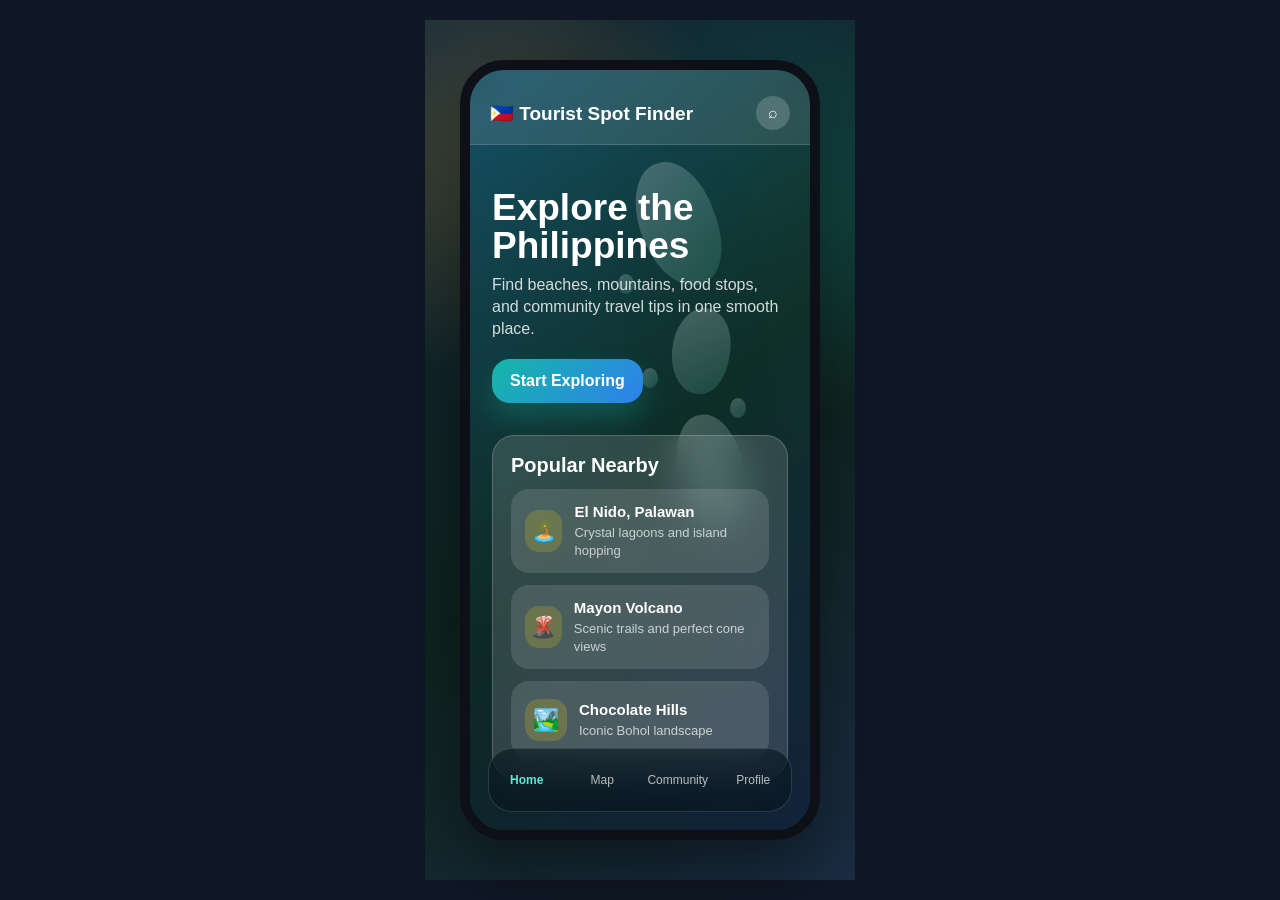
<file: FRONTEND/design-preview-phone.html>
<!doctype html>
<html lang="en">
<head>
  <meta charset="utf-8">
  <meta name="viewport" content="width=device-width, initial-scale=1">
  <title>Tourist Spot Finder PH - Phone Preview</title>
  <style>
    * {
      box-sizing: border-box;
    }

    body {
      margin: 0;
      min-height: 100vh;
      display: grid;
      place-items: center;
      background: #101826;
      font-family: Arial, sans-serif;
      color: white;
    }

    .stage {
      width: 430px;
      height: 860px;
      display: grid;
      place-items: center;
      background:
        radial-gradient(circle at 18% 16%, rgba(255, 210, 75, .22), transparent 28%),
        radial-gradient(circle at 82% 20%, rgba(20, 184, 166, .28), transparent 30%),
        linear-gradient(145deg, #132538, #0f241f 54%, #1b2d44);
    }

    .phone {
      width: 360px;
      height: 780px;
      border: 10px solid #0d1117;
      border-radius: 44px;
      overflow: hidden;
      box-shadow: 0 28px 70px rgba(0, 0, 0, .45);
      position: relative;
      background: #102033;
    }

    .app {
      position: absolute;
      inset: 0;
      overflow: hidden;
      background:
        linear-gradient(rgba(7, 18, 28, .30), rgba(7, 18, 28, .62)),
        linear-gradient(135deg, #1a6e89, #154531 52%, #223e68);
    }

    .map {
      position: absolute;
      inset: 78px 18px auto auto;
      width: 230px;
      height: 420px;
      opacity: .24;
      filter: drop-shadow(0 18px 34px rgba(0, 0, 0, .30));
    }

    .island {
      position: absolute;
      border-radius: 48% 52% 44% 56%;
      background: linear-gradient(145deg, rgba(255, 255, 255, .94), rgba(99, 224, 191, .65));
    }

    .i1 { width: 76px; height: 128px; top: 12px; left: 78px; transform: rotate(-18deg); }
    .i2 { width: 58px; height: 86px; top: 160px; left: 110px; transform: rotate(12deg); }
    .i3 { width: 66px; height: 116px; top: 266px; left: 116px; transform: rotate(-10deg); }
    .dot { width: 16px; height: 20px; border-radius: 50%; }
    .d1 { top: 126px; left: 56px; }
    .d2 { top: 220px; left: 80px; }
    .d3 { top: 250px; left: 168px; }

    .topbar {
      position: relative;
      display: flex;
      align-items: center;
      justify-content: space-between;
      padding: 26px 20px 14px;
      background: rgba(255, 255, 255, .11);
      backdrop-filter: blur(18px);
      border-bottom: 1px solid rgba(255, 255, 255, .14);
    }

    .brand {
      font-size: 19px;
      font-weight: 800;
      letter-spacing: 0;
    }

    .avatar {
      width: 34px;
      height: 34px;
      border-radius: 50%;
      display: grid;
      place-items: center;
      background: rgba(255, 255, 255, .18);
    }

    .content {
      position: relative;
      padding: 22px;
    }

    h1 {
      margin: 22px 0 10px;
      font-size: 37px;
      line-height: 1.02;
      letter-spacing: 0;
    }

    p {
      margin: 0;
      color: rgba(255, 255, 255, .82);
      line-height: 1.35;
    }

    .button {
      margin-top: 20px;
      width: max-content;
      padding: 13px 18px;
      border-radius: 18px;
      background: linear-gradient(135deg, #14b8a6, #2f80ed);
      font-weight: 700;
      box-shadow: 0 14px 28px rgba(20, 184, 166, .28);
    }

    .panel {
      margin-top: 32px;
      padding: 18px;
      border-radius: 22px;
      background: rgba(255, 255, 255, .14);
      border: 1px solid rgba(255, 255, 255, .18);
      backdrop-filter: blur(18px);
    }

    .panel h2 {
      margin: 0 0 12px;
      font-size: 20px;
    }

    .spots {
      display: grid;
      gap: 12px;
    }

    .spot {
      min-height: 78px;
      border-radius: 18px;
      padding: 14px;
      background: rgba(255, 255, 255, .12);
      display: flex;
      align-items: center;
      gap: 12px;
    }

    .pin {
      width: 42px;
      height: 42px;
      border-radius: 14px;
      display: grid;
      place-items: center;
      background: rgba(255, 214, 10, .18);
      font-size: 21px;
    }

    .spot strong {
      display: block;
      margin-bottom: 3px;
      font-size: 15px;
    }

    .spot span {
      color: rgba(255, 255, 255, .72);
      font-size: 13px;
    }

    .nav {
      position: absolute;
      left: 18px;
      right: 18px;
      bottom: 18px;
      height: 64px;
      border-radius: 24px;
      background: rgba(7, 18, 28, .56);
      border: 1px solid rgba(255, 255, 255, .14);
      backdrop-filter: blur(18px);
      display: grid;
      grid-template-columns: repeat(4, 1fr);
      align-items: center;
      text-align: center;
      color: rgba(255, 255, 255, .70);
      font-size: 12px;
    }

    .active {
      color: #5eead4;
      font-weight: 800;
    }
  </style>
</head>
<body>
  <main class="stage">
    <section class="phone">
      <div class="app">
        <div class="map">
          <div class="island i1"></div>
          <div class="island i2"></div>
          <div class="island i3"></div>
          <div class="island dot d1"></div>
          <div class="island dot d2"></div>
          <div class="island dot d3"></div>
        </div>
        <header class="topbar">
          <div class="brand">🇵🇭 Tourist Spot Finder</div>
          <div class="avatar">⌕</div>
        </header>
        <div class="content">
          <h1>Explore the Philippines</h1>
          <p>Find beaches, mountains, food stops, and community travel tips in one smooth place.</p>
          <div class="button">Start Exploring</div>
          <section class="panel">
            <h2>Popular Nearby</h2>
            <div class="spots">
              <div class="spot">
                <div class="pin">🏝️</div>
                <div><strong>El Nido, Palawan</strong><span>Crystal lagoons and island hopping</span></div>
              </div>
              <div class="spot">
                <div class="pin">🌋</div>
                <div><strong>Mayon Volcano</strong><span>Scenic trails and perfect cone views</span></div>
              </div>
              <div class="spot">
                <div class="pin">🏞️</div>
                <div><strong>Chocolate Hills</strong><span>Iconic Bohol landscape</span></div>
              </div>
            </div>
          </section>
        </div>
        <nav class="nav">
          <div class="active">Home</div>
          <div>Map</div>
          <div>Community</div>
          <div>Profile</div>
        </nav>
      </div>
    </section>
  </main>
</body>
</html>
</file>
